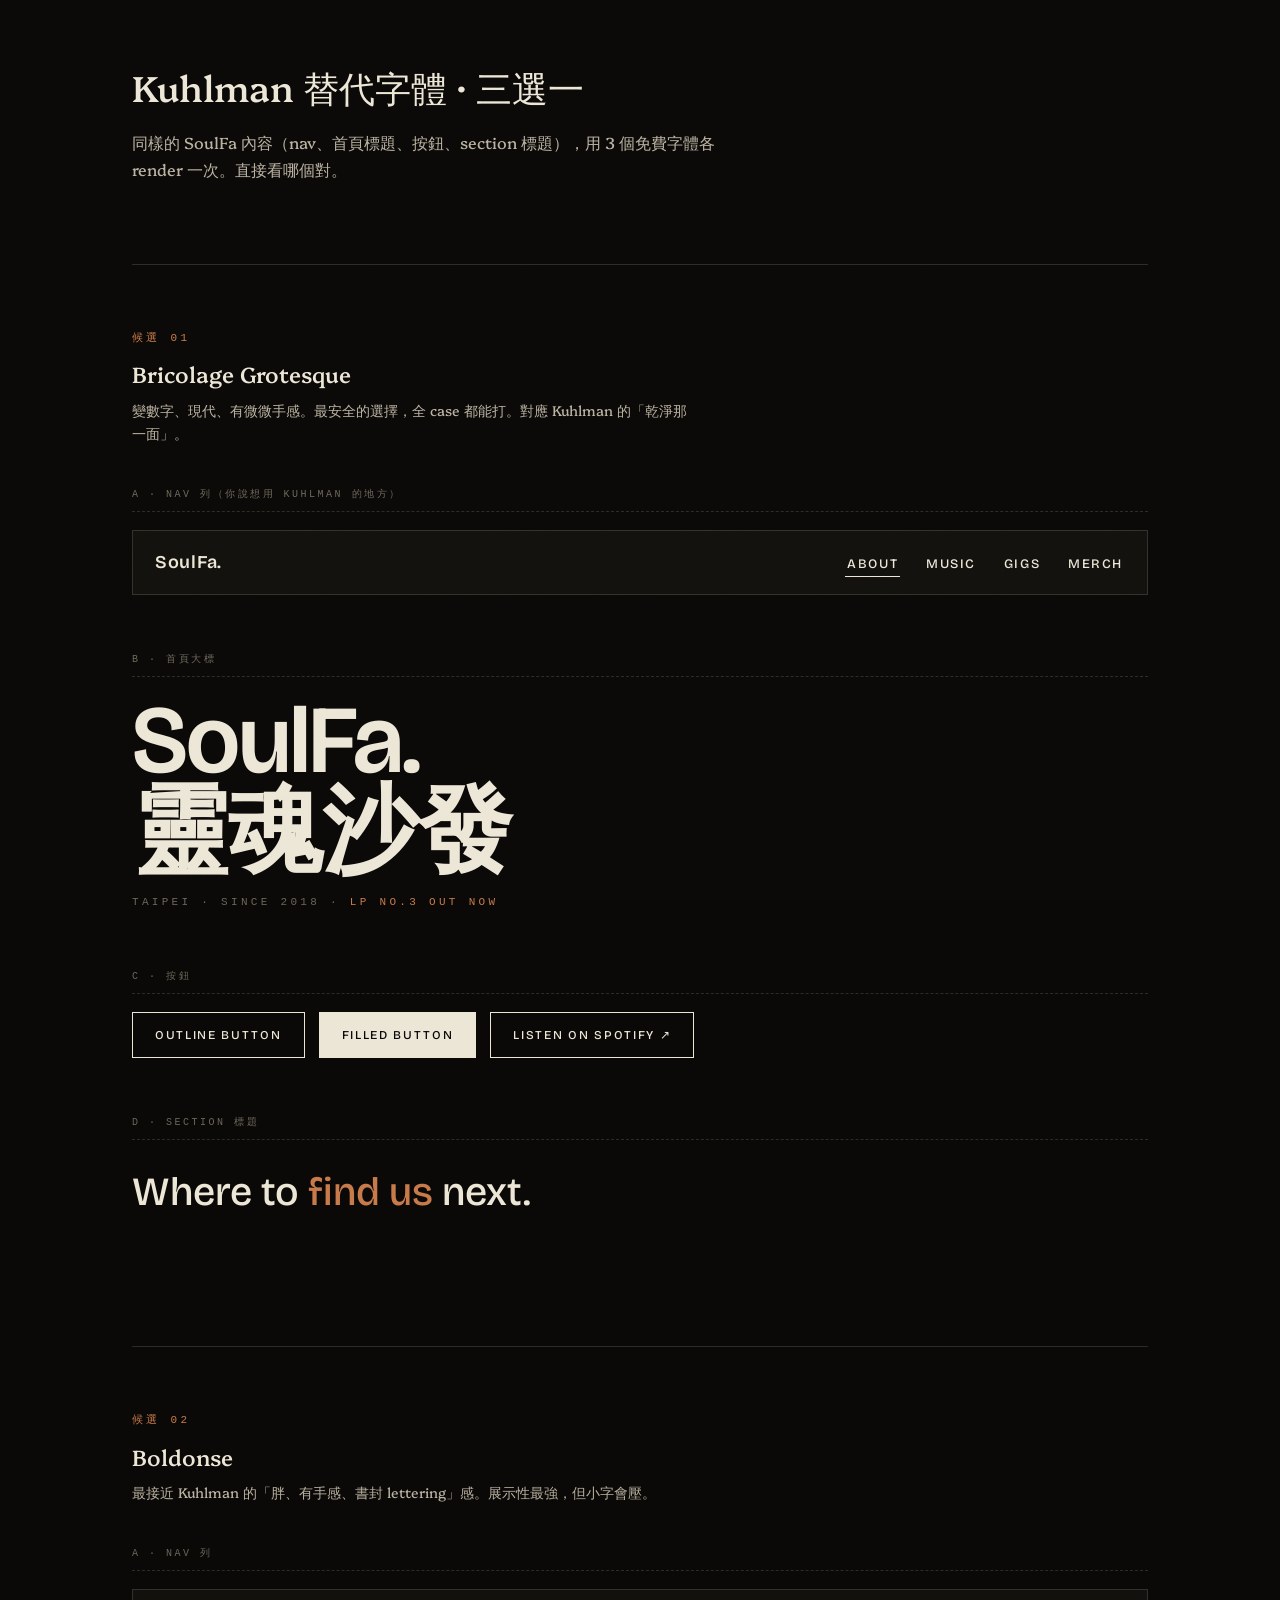
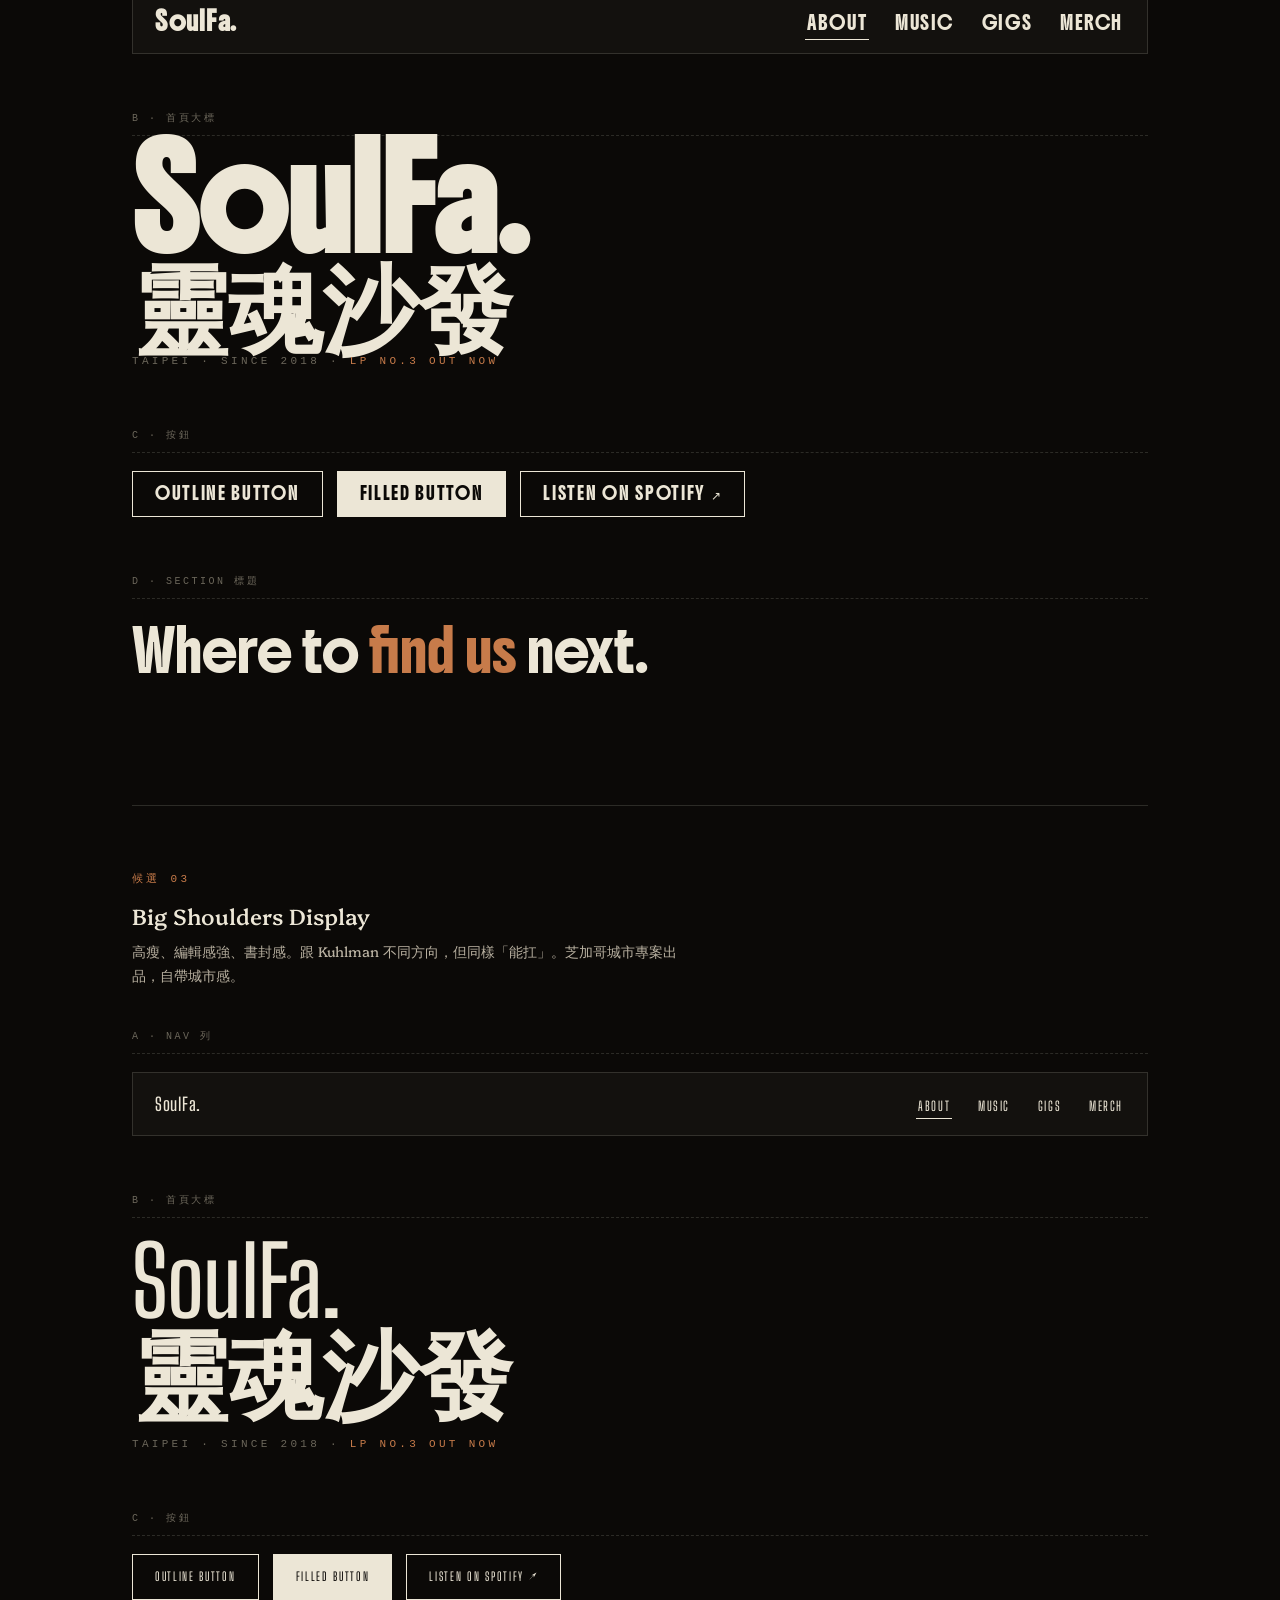
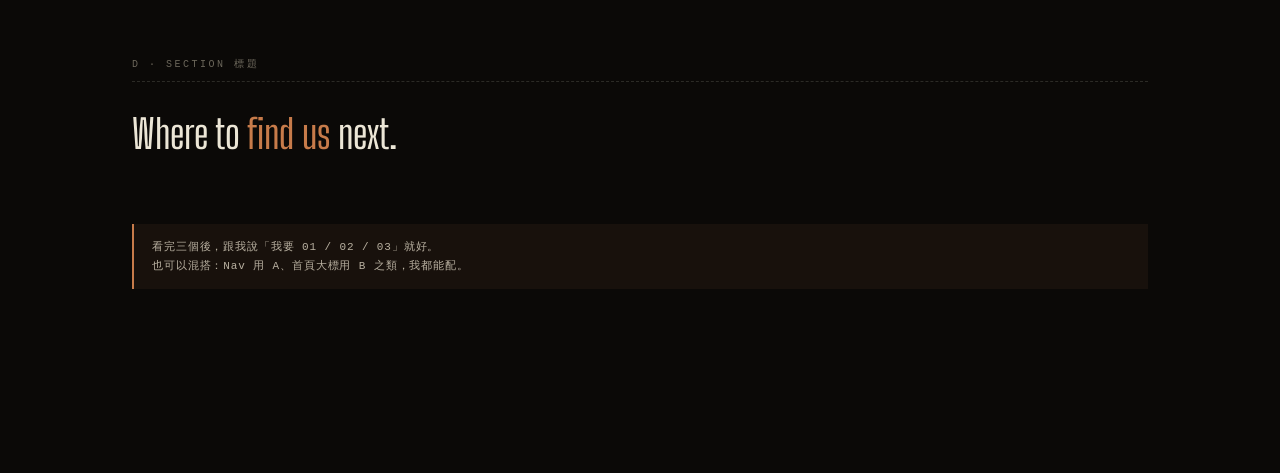
<file: font-compare.html>
<!DOCTYPE html>
<!--
  SoulFa Font Comparison · Kuhlman 替代字體
  3 個免費 Google Fonts 用同樣的 SoulFa 內容 render
-->
<html lang="zh-Hant">
<head>
  <!-- Google tag (gtag.js) -->
  <script async src="https://www.googletagmanager.com/gtag/js?id=G-ZD5T4V35R5"></script>
  <script>
    window.dataLayer = window.dataLayer || [];
    function gtag(){dataLayer.push(arguments);}
    gtag('js', new Date());
    gtag('config', 'G-ZD5T4V35R5');
  </script>
  <meta charset="UTF-8" />
  <meta name="viewport" content="width=device-width, initial-scale=1.0" />
  <title>SoulFa · Font Compare</title>
  <link rel="preconnect" href="https://fonts.googleapis.com" />
  <link rel="preconnect" href="https://fonts.gstatic.com" crossorigin />
  <link href="https://fonts.googleapis.com/css2?family=Bricolage+Grotesque:opsz,wght@12..96,400;12..96,500;12..96,600;12..96,700&family=Boldonse&family=Big+Shoulders+Display:wght@500;700;800&family=Platypi:ital,wght@0,400;0,500;1,400&display=swap" rel="stylesheet" />
  <style>
    :root {
      --film-black: #0B0907;
      --film-paper: #ECE6D6;
      --film-paper-soft: #B8B0A0;
      --film-amber: #C77B4A;
      --film-mist: #6B665A;
      --film-edge: rgba(236, 230, 214, 0.15);
      --font-body: 'Platypi', serif;
      --font-mono: ui-monospace, 'JetBrains Mono', monospace;
    }
    *, *::before, *::after { box-sizing: border-box; }
    body {
      margin: 0;
      background: var(--film-black);
      color: var(--film-paper);
      font-family: var(--font-body);
      line-height: 1.7;
      -webkit-font-smoothing: antialiased;
    }
    body::before {
      content: '';
      position: fixed;
      inset: 0;
      pointer-events: none;
      z-index: 9998;
      opacity: 0.15;
      mix-blend-mode: overlay;
      background-image: url("data:image/svg+xml;utf8,<svg xmlns='http://www.w3.org/2000/svg' width='400' height='400'><filter id='n'><feTurbulence type='fractalNoise' baseFrequency='0.85' numOctaves='3'/></filter><rect width='100%25' height='100%25' filter='url(%23n)'/></svg>");
    }

    .page { max-width: 1080px; margin: 0 auto; padding: 56px 32px 120px; }
    .doc-head { margin-bottom: 80px; }
    .doc-head h1 {
      font-family: var(--font-body);
      font-size: 36px;
      font-weight: 500;
      margin: 0 0 12px;
      color: var(--film-paper);
    }
    .doc-head p {
      color: var(--film-paper-soft);
      max-width: 620px;
      font-size: 16px;
      margin: 0;
    }

    /* Each candidate panel */
    .panel {
      border-top: 1px solid var(--film-edge);
      padding: 64px 0;
    }
    .panel-meta {
      font-family: var(--font-mono);
      font-size: 11px;
      letter-spacing: 0.3em;
      text-transform: uppercase;
      color: var(--film-amber);
      margin-bottom: 8px;
    }
    .panel-name {
      font-family: var(--font-body);
      font-size: 22px;
      font-weight: 500;
      color: var(--film-paper);
      margin: 0 0 6px;
    }
    .panel-desc {
      font-size: 14px;
      color: var(--film-paper-soft);
      margin: 0 0 40px;
      max-width: 560px;
    }

    /* Three test cases per panel */
    .test-block { margin-bottom: 56px; }
    .test-label {
      font-family: var(--font-mono);
      font-size: 10px;
      letter-spacing: 0.25em;
      text-transform: uppercase;
      color: var(--film-mist);
      margin-bottom: 18px;
      padding-bottom: 8px;
      border-bottom: 1px dashed var(--film-edge);
    }

    /* Nav demo */
    .demo-nav {
      display: flex;
      justify-content: space-between;
      align-items: center;
      padding: 16px 22px;
      background: rgba(236, 230, 214, 0.03);
      border: 1px solid var(--film-edge);
    }
    .demo-nav .brand {
      font-weight: 600;
      font-size: 18px;
      letter-spacing: 0.04em;
    }
    .demo-nav ul {
      list-style: none;
      display: flex;
      gap: 24px;
      margin: 0;
      padding: 0;
    }
    .demo-nav a {
      font-weight: 500;
      font-size: 13px;
      letter-spacing: 0.12em;
      text-transform: uppercase;
      color: var(--film-paper);
      text-decoration: none;
      padding: 4px 2px;
      border-bottom: 1px solid transparent;
    }
    .demo-nav a.active { border-color: var(--film-paper); }

    /* Display headline */
    .demo-headline {
      font-size: clamp(48px, 8vw, 96px);
      font-weight: 600;
      line-height: 0.95;
      letter-spacing: -0.01em;
      margin: 0 0 16px;
      color: var(--film-paper);
    }
    .demo-meta-row {
      font-family: var(--font-mono);
      font-size: 11px;
      letter-spacing: 0.3em;
      color: var(--film-mist);
      text-transform: uppercase;
    }
    .demo-meta-row .glow { color: var(--film-amber); }

    /* Buttons */
    .demo-btn-row {
      display: flex;
      gap: 14px;
      flex-wrap: wrap;
      align-items: center;
    }
    .demo-btn {
      display: inline-flex;
      align-items: center;
      gap: 8px;
      padding: 12px 22px;
      border: 1px solid var(--film-paper);
      font-weight: 500;
      font-size: 12px;
      letter-spacing: 0.14em;
      text-transform: uppercase;
      color: var(--film-paper);
      text-decoration: none;
      background: transparent;
      cursor: pointer;
      transition: all 0.2s;
    }
    .demo-btn:hover { background: var(--film-paper); color: var(--film-black); }
    .demo-btn.filled { background: var(--film-paper); color: var(--film-black); }
    .demo-btn.filled:hover { background: var(--film-amber); border-color: var(--film-amber); }

    /* Section title sample */
    .demo-section-title {
      font-size: 40px;
      font-weight: 500;
      margin: 0;
      color: var(--film-paper);
    }
    .demo-section-title .accent { color: var(--film-amber); }

    /* Vote tag */
    .vote {
      margin-top: 24px;
      padding: 14px 18px;
      background: rgba(199, 123, 74, 0.07);
      border-left: 2px solid var(--film-amber);
      font-family: var(--font-mono);
      font-size: 11px;
      letter-spacing: 0.08em;
      color: var(--film-paper-soft);
    }

    /* Font-specific declarations (the whole point of this page) */
    .panel.bricolage .demo-nav,
    .panel.bricolage .demo-headline,
    .panel.bricolage .demo-btn,
    .panel.bricolage .demo-section-title { font-family: 'Bricolage Grotesque', sans-serif; }

    .panel.boldonse .demo-nav,
    .panel.boldonse .demo-headline,
    .panel.boldonse .demo-btn,
    .panel.boldonse .demo-section-title { font-family: 'Boldonse', sans-serif; }

    .panel.bigshoulders .demo-nav,
    .panel.bigshoulders .demo-headline,
    .panel.bigshoulders .demo-btn,
    .panel.bigshoulders .demo-section-title { font-family: 'Big Shoulders Display', sans-serif; }
  </style>
</head>
<body>
<div class="page">

  <div class="doc-head">
    <h1>Kuhlman 替代字體 · 三選一</h1>
    <p>同樣的 SoulFa 內容（nav、首頁標題、按鈕、section 標題），用 3 個免費字體各 render 一次。直接看哪個對。</p>
  </div>

  <!-- ========== PANEL 1: Bricolage Grotesque ========== -->
  <div class="panel bricolage">
    <div class="panel-meta">候選 01</div>
    <h2 class="panel-name">Bricolage Grotesque</h2>
    <p class="panel-desc">變數字、現代、有微微手感。最安全的選擇，全 case 都能打。對應 Kuhlman 的「乾淨那一面」。</p>

    <div class="test-block">
      <div class="test-label">A · Nav 列（你說想用 Kuhlman 的地方）</div>
      <nav class="demo-nav">
        <div class="brand">SoulFa.</div>
        <ul>
          <li><a class="active" href="#">About</a></li>
          <li><a href="#">Music</a></li>
          <li><a href="#">Gigs</a></li>
          <li><a href="#">Merch</a></li>
        </ul>
      </nav>
    </div>

    <div class="test-block">
      <div class="test-label">B · 首頁大標</div>
      <h1 class="demo-headline">SoulFa.<br/>靈魂沙發</h1>
      <div class="demo-meta-row">TAIPEI · SINCE 2018 · <span class="glow">LP NO.3 OUT NOW</span></div>
    </div>

    <div class="test-block">
      <div class="test-label">C · 按鈕</div>
      <div class="demo-btn-row">
        <a class="demo-btn" href="#">Outline Button</a>
        <a class="demo-btn filled" href="#">Filled Button</a>
        <a class="demo-btn" href="#">Listen on Spotify ↗</a>
      </div>
    </div>

    <div class="test-block">
      <div class="test-label">D · Section 標題</div>
      <h2 class="demo-section-title">Where to <span class="accent">find us</span> next.</h2>
    </div>
  </div>

  <!-- ========== PANEL 2: Boldonse ========== -->
  <div class="panel boldonse">
    <div class="panel-meta">候選 02</div>
    <h2 class="panel-name">Boldonse</h2>
    <p class="panel-desc">最接近 Kuhlman 的「胖、有手感、書封 lettering」感。展示性最強，但小字會壓。</p>

    <div class="test-block">
      <div class="test-label">A · Nav 列</div>
      <nav class="demo-nav">
        <div class="brand">SoulFa.</div>
        <ul>
          <li><a class="active" href="#">About</a></li>
          <li><a href="#">Music</a></li>
          <li><a href="#">Gigs</a></li>
          <li><a href="#">Merch</a></li>
        </ul>
      </nav>
    </div>

    <div class="test-block">
      <div class="test-label">B · 首頁大標</div>
      <h1 class="demo-headline">SoulFa.<br/>靈魂沙發</h1>
      <div class="demo-meta-row">TAIPEI · SINCE 2018 · <span class="glow">LP NO.3 OUT NOW</span></div>
    </div>

    <div class="test-block">
      <div class="test-label">C · 按鈕</div>
      <div class="demo-btn-row">
        <a class="demo-btn" href="#">Outline Button</a>
        <a class="demo-btn filled" href="#">Filled Button</a>
        <a class="demo-btn" href="#">Listen on Spotify ↗</a>
      </div>
    </div>

    <div class="test-block">
      <div class="test-label">D · Section 標題</div>
      <h2 class="demo-section-title">Where to <span class="accent">find us</span> next.</h2>
    </div>
  </div>

  <!-- ========== PANEL 3: Big Shoulders Display ========== -->
  <div class="panel bigshoulders">
    <div class="panel-meta">候選 03</div>
    <h2 class="panel-name">Big Shoulders Display</h2>
    <p class="panel-desc">高瘦、編輯感強、書封感。跟 Kuhlman 不同方向，但同樣「能扛」。芝加哥城市專案出品，自帶城市感。</p>

    <div class="test-block">
      <div class="test-label">A · Nav 列</div>
      <nav class="demo-nav">
        <div class="brand">SoulFa.</div>
        <ul>
          <li><a class="active" href="#">About</a></li>
          <li><a href="#">Music</a></li>
          <li><a href="#">Gigs</a></li>
          <li><a href="#">Merch</a></li>
        </ul>
      </nav>
    </div>

    <div class="test-block">
      <div class="test-label">B · 首頁大標</div>
      <h1 class="demo-headline">SoulFa.<br/>靈魂沙發</h1>
      <div class="demo-meta-row">TAIPEI · SINCE 2018 · <span class="glow">LP NO.3 OUT NOW</span></div>
    </div>

    <div class="test-block">
      <div class="test-label">C · 按鈕</div>
      <div class="demo-btn-row">
        <a class="demo-btn" href="#">Outline Button</a>
        <a class="demo-btn filled" href="#">Filled Button</a>
        <a class="demo-btn" href="#">Listen on Spotify ↗</a>
      </div>
    </div>

    <div class="test-block">
      <div class="test-label">D · Section 標題</div>
      <h2 class="demo-section-title">Where to <span class="accent">find us</span> next.</h2>
    </div>

    <div class="vote">
      看完三個後，跟我說「我要 01 / 02 / 03」就好。<br/>
      也可以混搭：Nav 用 A、首頁大標用 B 之類，我都能配。
    </div>
  </div>

</div>
</body>
</html>
</file>
